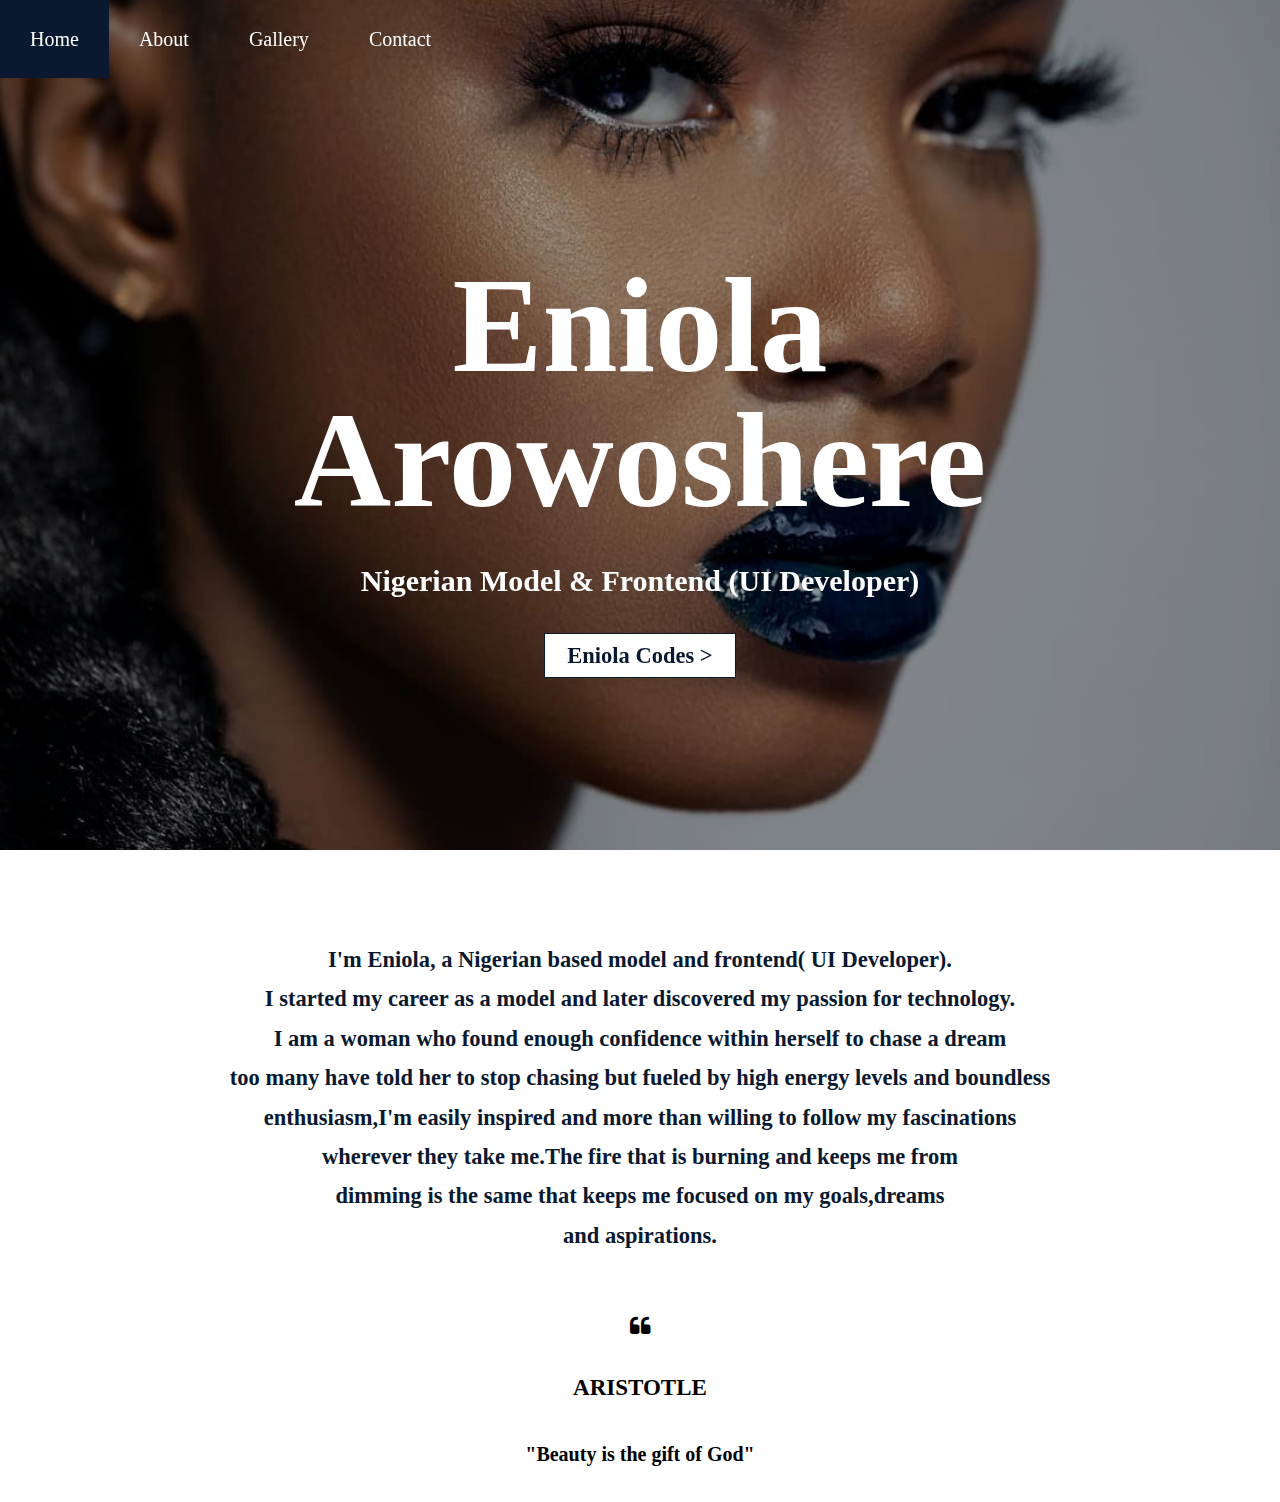
<file: index.html>
<!DOCTYPE html>
<html lang="en">
  <head>
    
    <link rel="stylesheet" href="./css/style.css">
    <meta name="viewport" content="width=device-width,initial-scale=1,maximum-scale=1,user-scalable=no">
<meta http-equiv="X-UA-Compatible" content="IE=edge,chrome=1">
<meta name="HandheldFriendly" content="true">
<link rel="stylesheet" href="https://cdnjs.cloudflare.com/ajax/libs/font-awesome/4.7.0/css/font-awesome.min.css">
<link href="https://stackpath.bootstrapcdn.com/font-awesome/4.7.0/css/font-awesome.min.css" rel="stylesheet">

<link rel="stylesheet" href="https://maxcdn.bootstrapcdn.com/font-awesome/4.7.0/css/font-awesome.min.css"> 
</head>
<section id="hero__content">
<body>
<header>
    
  <div class="topnav" id="myTopnav">
    <a href="index.html">Home</a>
    <a href="about.html">About</a>
    <a href="gallery.html">Gallery</a>
    <a href="contact.html">Contact</a>



    <a href="javascript:void(0);" class="icon" onclick="myFunction()">
      <i class="fa fa-bars"></i>
    </a>
  </div>
  
  <script>
  function myFunction() {
    var x = document.getElementById("myTopnav");
    if (x.className === "topnav") {
      x.className += " responsive";
    } else {
      x.className = "topnav";
    }
  }
  </script>
    
<!-- #F6E3F7 -->
<div class="content">
  <h1><span>Eniola <br>Arowoshere</span></h1>
  <p>Nigerian Model & Frontend (UI Developer)</p>
  <button id="btn"><a href="dev.html" style="color: #0a192f;" style="text-decoration: none;"> Eniola Codes ></a></button>
</div>

</div>
</header>
</section>

<section class="parallax">
  <section id="phase-three">
    <p>I'm Eniola, a Nigerian based model and frontend( UI Developer).<br>I started my career as a model and later discovered my passion for technology.<br>  I am a woman who found enough confidence within herself to chase a dream <br>
      too many have told her to stop chasing but fueled by high energy levels and boundless <br>enthusiasm,I'm easily inspired and more than willing to follow my fascinations <br>wherever they take me.The fire that is burning and keeps me from <br>dimming is the same that keeps me focused on my goals,dreams<br> and aspirations.</p>
    </div>
  </section>
  <section id="foot">
    <i class="fa fa-quote-left" aria-hidden="true"></i>
    <h4>ARISTOTLE</h4>
    <h5>"Beauty is the gift of God"</h5>
  </section>
    
      </body>
      </html>
</file>
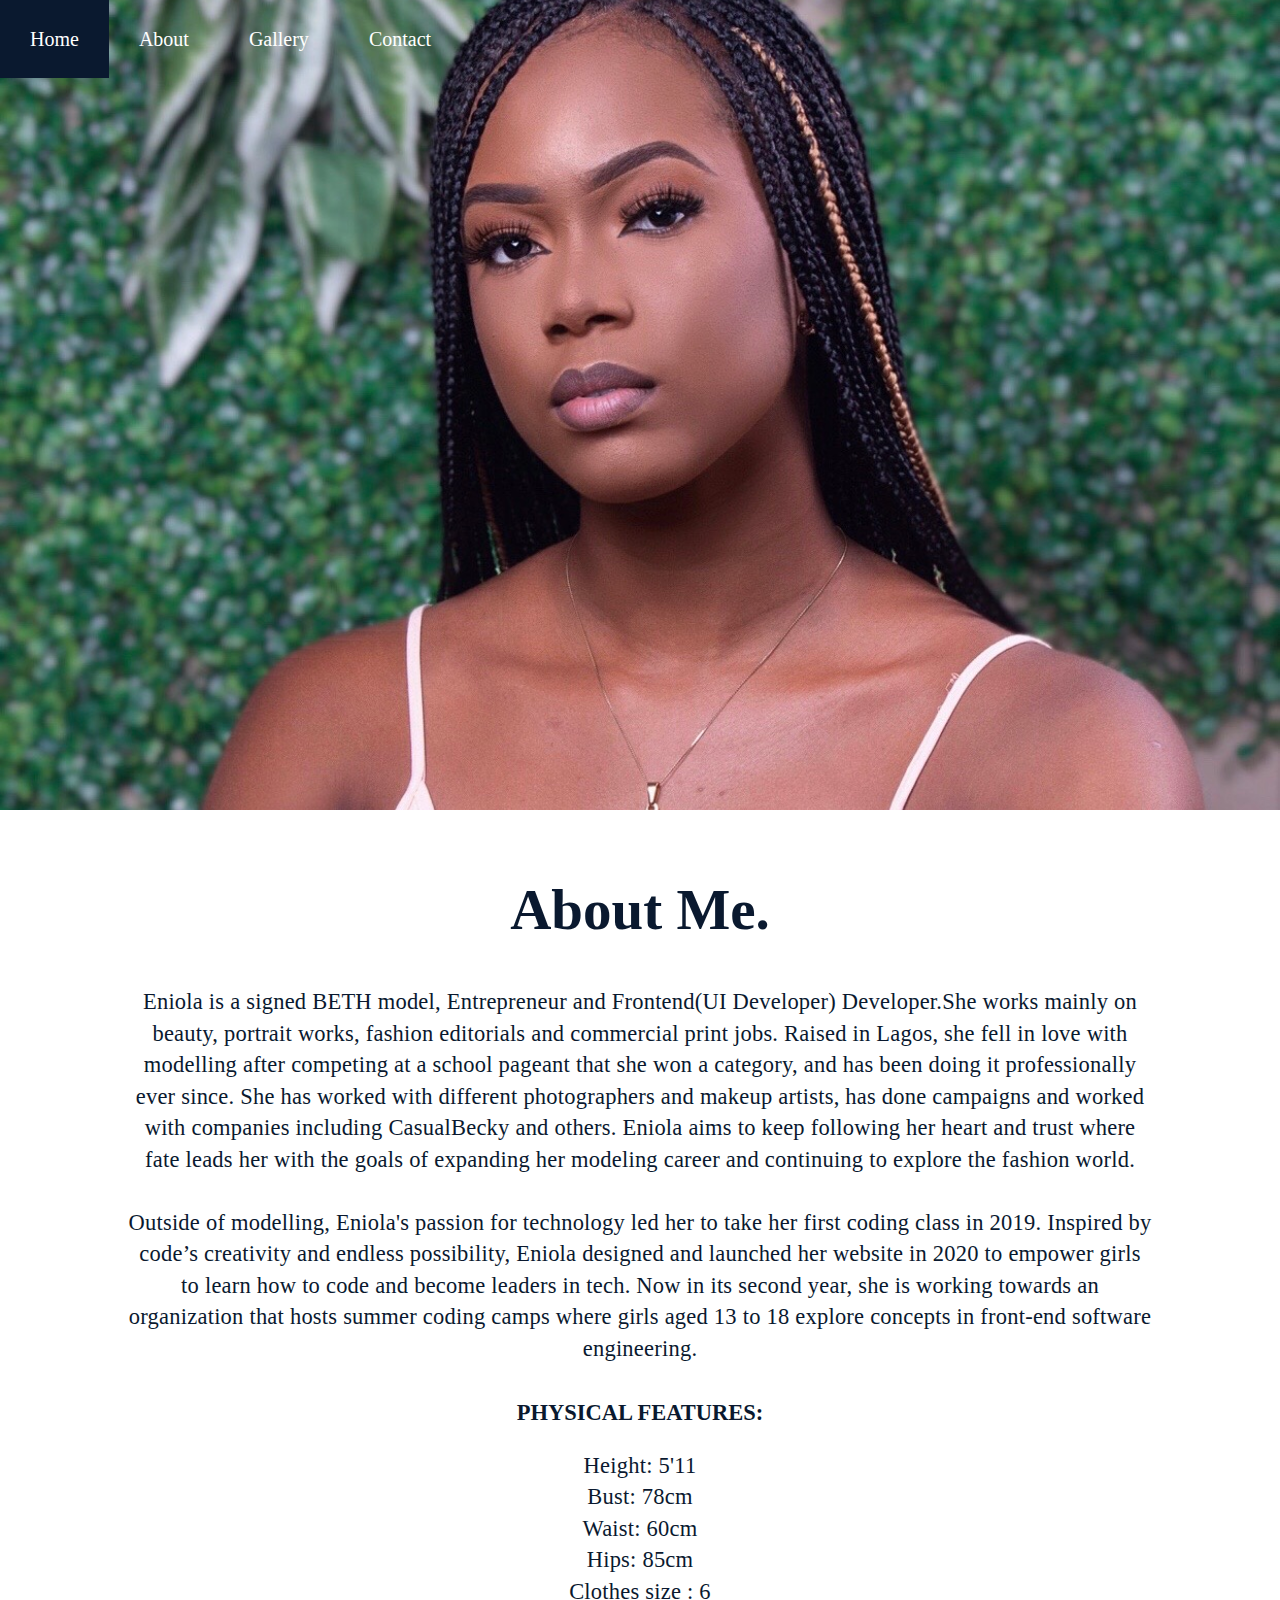
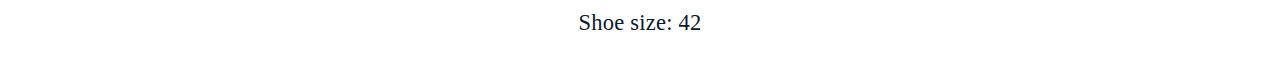
<file: about.html>
<!DOCTYPE html>
<html lang="en">
  <head>
    
    <link rel="stylesheet" href="./css/about.css">
    <meta name="viewport" content="width=device-width,initial-scale=1,maximum-scale=1,user-scalable=no">
<meta http-equiv="X-UA-Compatible" content="IE=edge,chrome=1">
<meta name="HandheldFriendly" content="true">
<link rel="stylesheet" href="https://cdnjs.cloudflare.com/ajax/libs/font-awesome/4.7.0/css/font-awesome.min.css">
<link href="https://stackpath.bootstrapcdn.com/font-awesome/4.7.0/css/font-awesome.min.css" rel="stylesheet">

<link rel="stylesheet" href="https://maxcdn.bootstrapcdn.com/font-awesome/4.7.0/css/font-awesome.min.css"> 
</head>
<body>
      <section id="hero">
<header>
    
  <div class="topnav" id="myTopnav">
    <a href="index.html">Home</a>
    <a href="about.html">About</a>
    <a href="gallery.html">Gallery</a>
    <a href="contact.html">Contact</a>



    <a href="javascript:void(0);" class="icon" onclick="myFunction()">
      <i class="fa fa-bars"></i>
    </a>
  </div>
  
  <script>
  function myFunction() {
    var x = document.getElementById("myTopnav");
    if (x.className === "topnav") {
      x.className += " responsive";
    } else {
      x.className = "topnav";
    }
  }
  </script>
                  </section>
                </header>
                <div class="scroll">
                  <h4>About Me.</h4>
                <p>
                Eniola is a signed BETH model, Entrepreneur and Frontend(UI Developer) Developer.She works mainly on beauty, portrait works, fashion editorials and commercial print jobs. Raised in Lagos, she fell in love with modelling after competing at a school pageant that she won a category, and has been doing it professionally ever since. She has worked with different photographers and makeup artists, has done campaigns and worked with companies including CasualBecky and others. Eniola aims to keep following her heart and trust where fate leads her with the goals of expanding her modeling career and continuing to explore the fashion world. <br> <br>
          Outside of modelling, Eniola's passion for technology led her to take her first coding class in 2019. Inspired by code’s creativity and endless possibility, Eniola designed and launched her website in 2020 to empower girls to learn how to code and become leaders in tech. Now in its second year, she is working towards an organization that hosts summer coding camps where girls aged 13 to 18 explore concepts in front-end software engineering. <br> <br>
           <h5>PHYSICAL FEATURES:  </h5><br>
           <p id="measure">
          Height: 5'11<br>
          Bust: 78cm <br>
          Waist: 60cm<br>
          Hips: 85cm<br>
          Clothes size : 6<br>
          Shoe size: 42 <br>
           </p>
        </p>
      </div>
          </section>
      </body>
      </html>
</file>
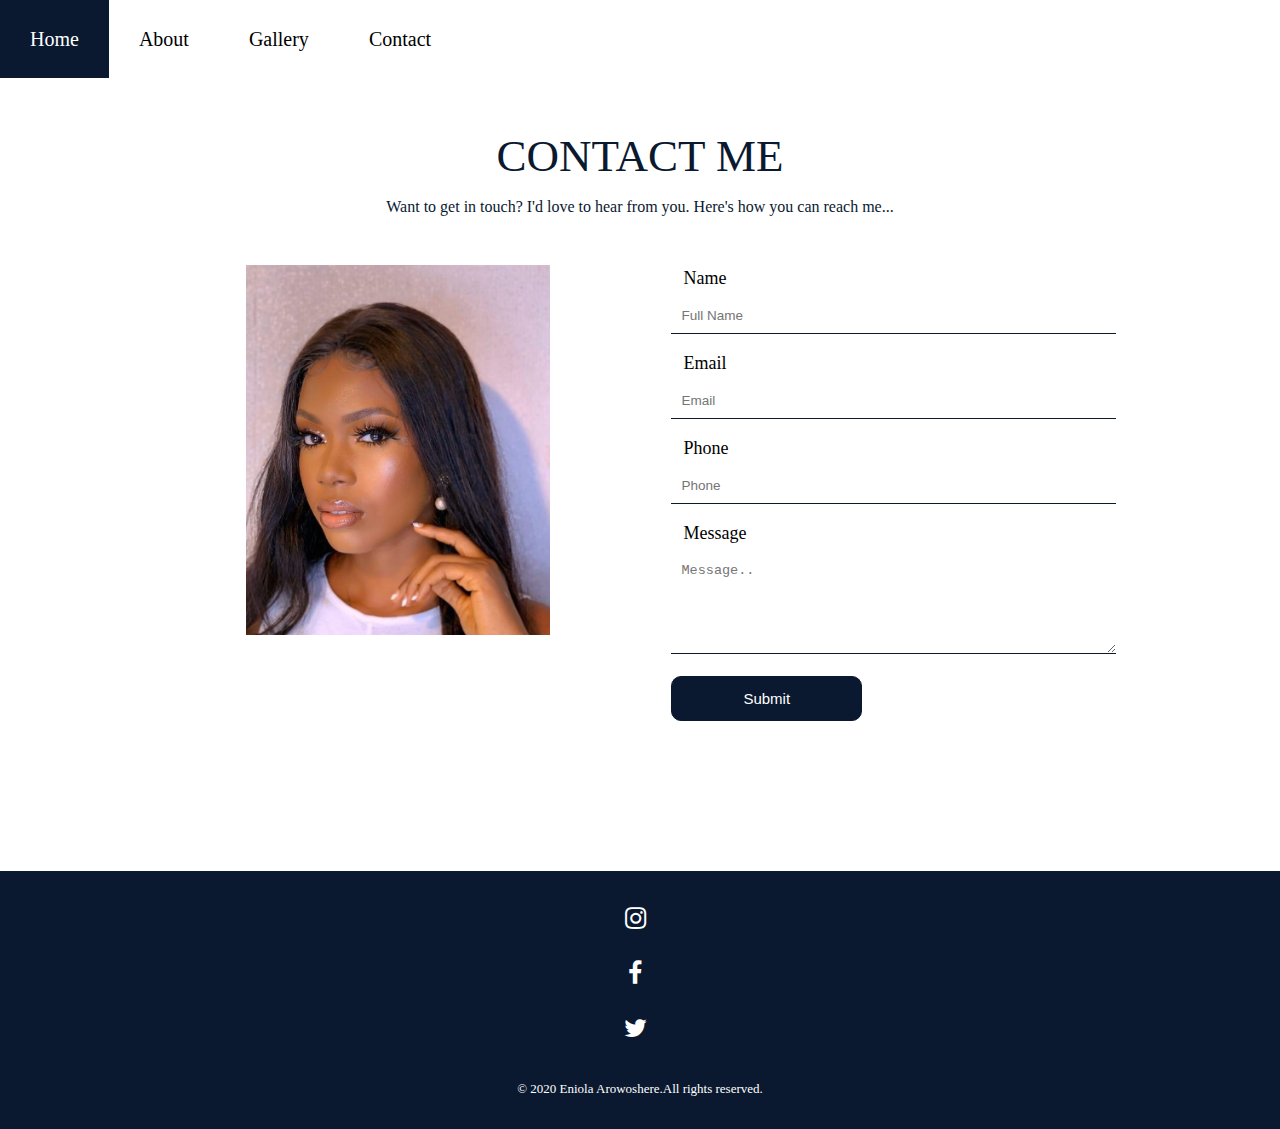
<file: contact.html>
<!DOCTYPE html>
<html lang="en">
  <head>
    
    <link rel="stylesheet" href="./css/contact.css">
    <meta name="viewport" content="width=device-width,initial-scale=1,maximum-scale=1,user-scalable=no">
<meta http-equiv="X-UA-Compatible" content="IE=edge,chrome=1">
<meta name="HandheldFriendly" content="true">
<link rel="stylesheet" href="https://cdnjs.cloudflare.com/ajax/libs/font-awesome/4.7.0/css/font-awesome.min.css">
<link href="https://stackpath.bootstrapcdn.com/font-awesome/4.7.0/css/font-awesome.min.css" rel="stylesheet">

<link rel="stylesheet" href="https://maxcdn.bootstrapcdn.com/font-awesome/4.7.0/css/font-awesome.min.css"> 
</head>
<body>
<header>
    
  <div class="topnav" id="myTopnav">
    <a href="index.html">Home</a>
    <a href="about.html">About</a>
    <a href="gallery.html">Gallery</a>
    <a href="contact.html">Contact</a>



    <a href="javascript:void(0);" class="icon" onclick="myFunction()">
      <i class="fa fa-bars"></i>
    </a>
  </div>
  
  <script>
  function myFunction() {
    var x = document.getElementById("myTopnav");
    if (x.className === "topnav") {
      x.className += " responsive";
    } else {
      x.className = "topnav";
    }
  }
  </script>
  </header>
 
      <!-- #F6E3F7 -->
      <section id="#hero">
      <h3>CONTACT ME</h3>
      <p>Want to get in touch? I'd love to hear from you. Here's how you can reach me...</p>
      <section id="contact">
        <div class="container1">
          <img src="./images/bolu33.png">
        </div>
      <div class="container2">
        <form action="https://formspree.io/xzbjleok" method="POST" name="contact form">
          <label for="name">Name</label> <br>
          <input type="text" id="name" name="name" placeholder="Full Name">
          <br>
          <label for="email">Email</label> <br>
          <input type="email" name="_replyto" placeholder="Email"> 
  <br>
  <label for="phone-number">Phone</label> <br>
  <input type="tel" name="phone" placeholder="Phone"> 
  <br>
  <label for="subject">Message</label> <br>
    <textarea id="subject" name="subject" placeholder="Message.." style="height:80px"></textarea>
 <br>
<input type="submit" value="Submit" id="submit">
 </form>
</div>
</section>
      <footer>
        <div class="wrapper">  
          <a target="_blank" href=" http://www.instagram.com/e_niola"><i class="fa fa-3x fa-instagram"></i></a>  <br>  
         <a target="_blank" href=" http://www.facebook.com"><i class="fa fa-3x fa-facebook-f"></i></a> <br>   <a target="_blank" href=" http://www.twitter.com/e__niola"><i class="fa fa-3x fa-twitter"></i></a> 
        <div class="copy">
         &copy;  2020 Eniola Arowoshere.All rights reserved.
        </div>
</div>
      </footer>
      </section>


      </body>
      </html>
</file>
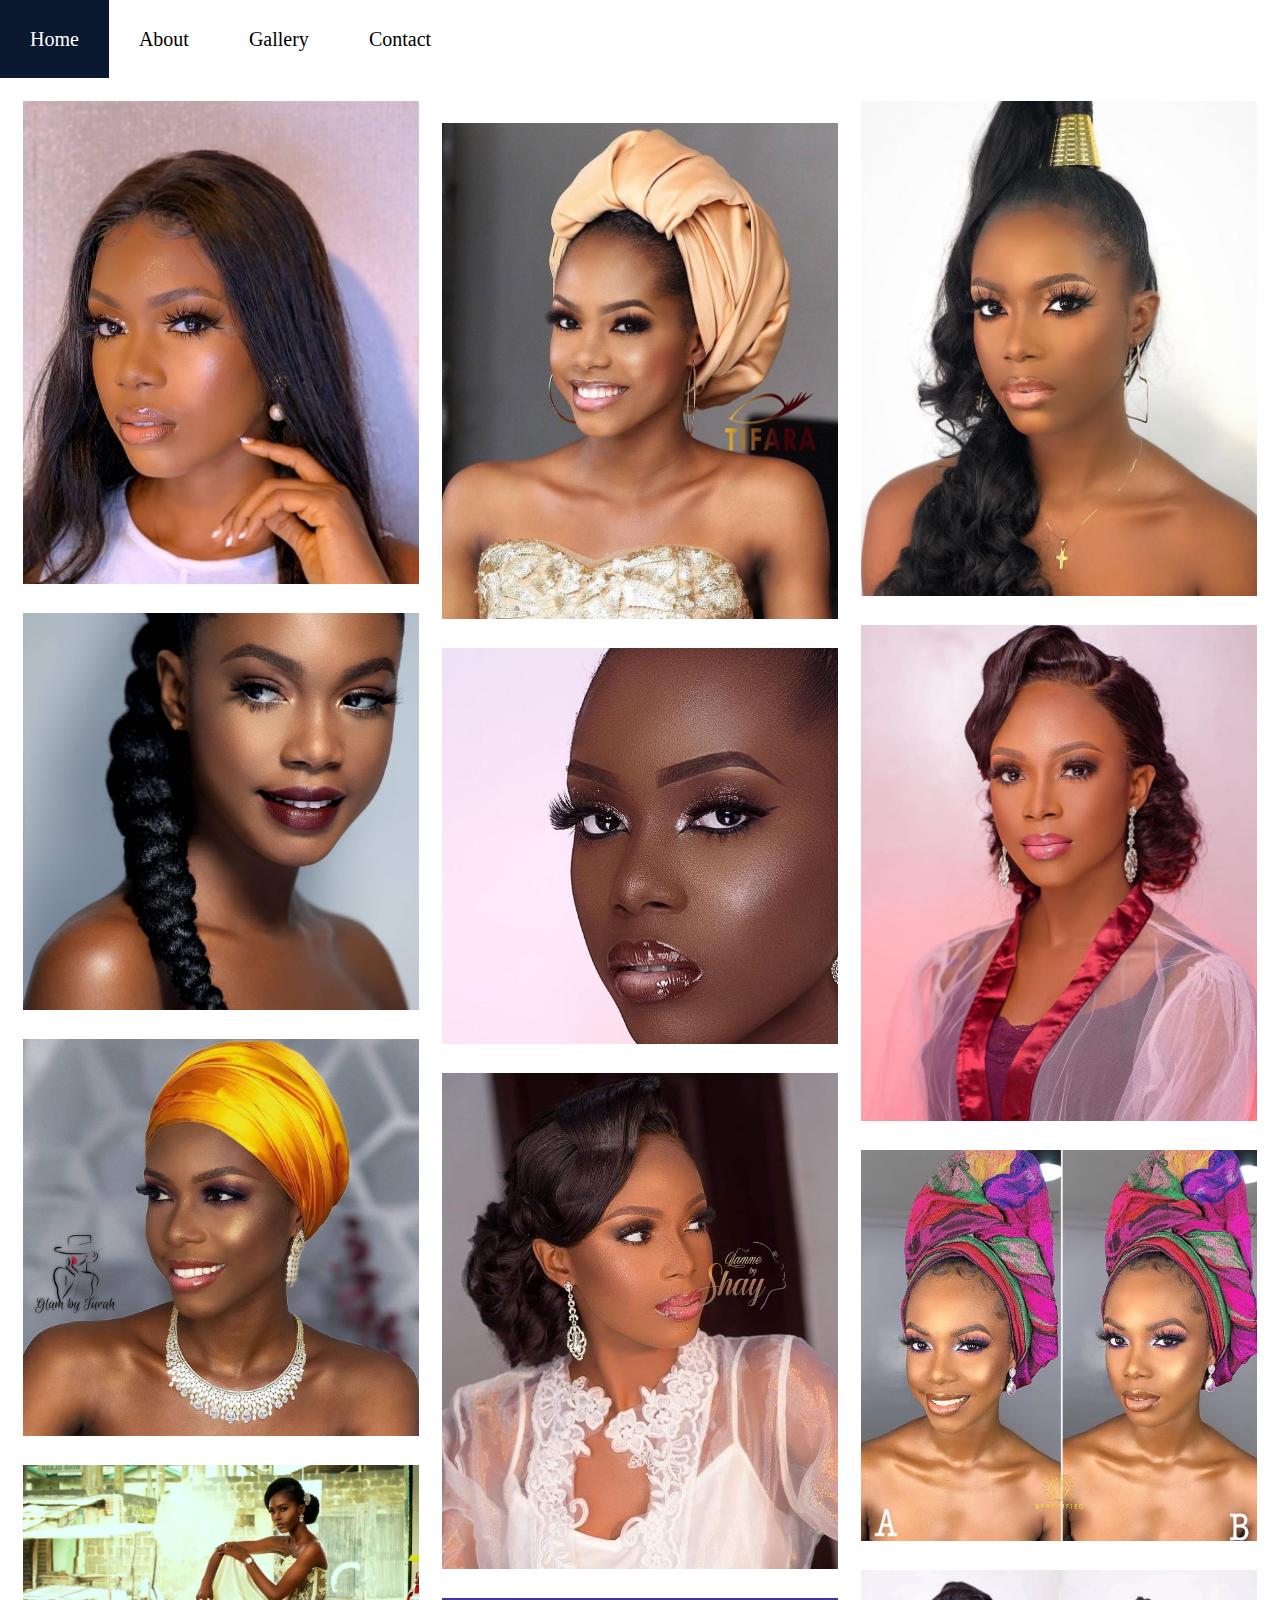
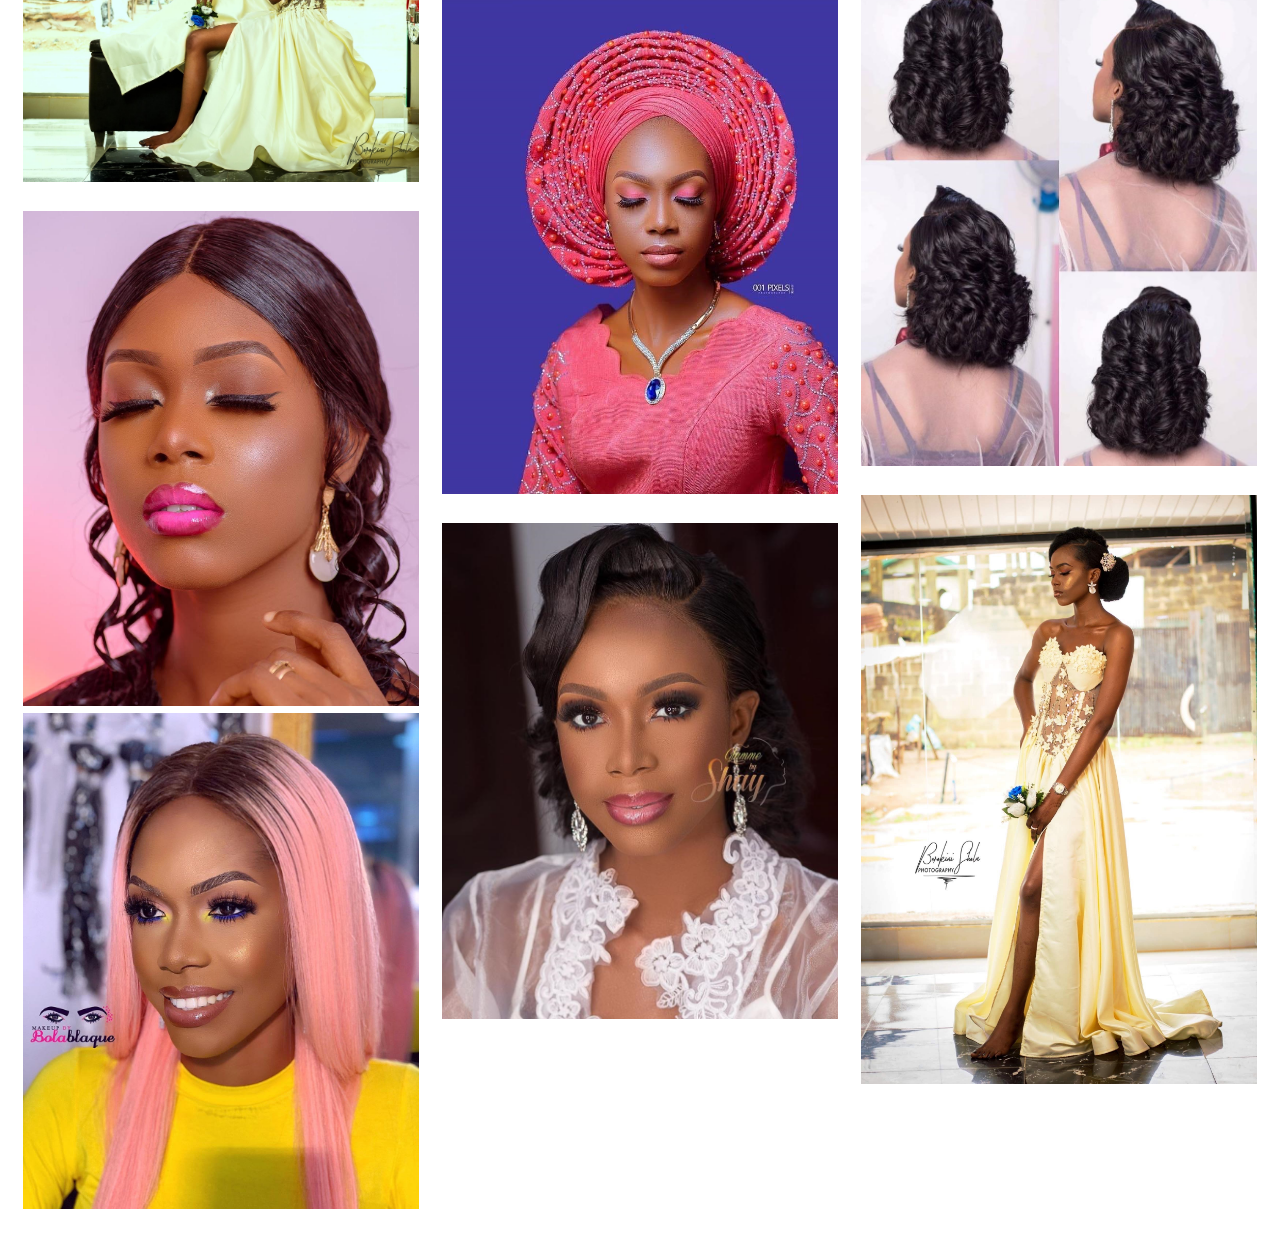
<file: gallery.html>
<!DOCTYPE html>
<html lang="en">
  <head>
    
    <link rel="stylesheet" href="./css/gallery.css">
    <meta name="viewport" content="width=device-width,initial-scale=1,maximum-scale=1,user-scalable=no">
<meta http-equiv="X-UA-Compatible" content="IE=edge,chrome=1">
<meta name="HandheldFriendly" content="true">
<link rel="stylesheet" href="https://cdnjs.cloudflare.com/ajax/libs/font-awesome/4.7.0/css/font-awesome.min.css">
<link href="https://stackpath.bootstrapcdn.com/font-awesome/4.7.0/css/font-awesome.min.css" rel="stylesheet">

<link rel="stylesheet" href="https://maxcdn.bootstrapcdn.com/font-awesome/4.7.0/css/font-awesome.min.css"> 
</head>
<body>
<header>
    
  <div class="topnav" id="myTopnav">
    <a href="index.html">Home</a>
    <a href="about.html">About</a>
    <a href="gallery.html">Gallery</a>
    <a href="contact.html">Contact</a>



    <a href="javascript:void(0);" class="icon" onclick="myFunction()">
      <i class="fa fa-bars"></i>
    </a>
  </div>
  
  <script>
  function myFunction() {
    var x = document.getElementById("myTopnav");
    if (x.className === "topnav") {
      x.className += " responsive";
    } else {
      x.className = "topnav";
    }
  }
  </script>
  </header>
<section id="picmenu">
  <div class="container">
    <div class="card"><img src="./images/bolu33.png"></div>
    <div class="card"><img src="./images/neww.jpg"></div>
          
          <div class="card"><img src="./images/up1.JPG"></div>
          <div class="card"><img src="./images/up8.JPG"></div>
          
          
          <div class="card"><img src="./images/pink.jpg"></>
            <div class="card"><img src="./images/new.jpg"></div>
            <div class="card"><img src="./images/BOLU.png"></div>
            <div class="card"><img src="./images/bolu4.png"></div>
            <div class="card"><img src="./images/o.png"></div>
            <div class="card"><img src="./images/m.png"></div>
            <div class="card"><img src="./images/bolu9.png"></div>
          </div>
          <div class="card"><img src="./images/bolu10.png"></div>
          <div class="card"><img src="./images/up3.JPG"></div>
      <div class="card"><img src="./images/up2.PNG"></div>
            <div class="card"><img src="./images/j.png"></div>
      <div class="card"><img src="./images/up4.JPG"></div>
      
      </section>

  </body>
</html>
</file>
<file: css/style.css>
@import url('https://fonts.googleapis.com/css2?family=Poppins:wght@300;400;500;600;700;800&display=swap');

:root {
  --header-height: 70px;
  --content-padding: 12em;
}

@media screen and (max-width: 1200px) {
  :root {
    --content-padding: 5em;
  }
}

@media screen and (max-width: 1000px) {
  :root {
    --content-padding: 3em;
  }
}

@media screen and (max-width: 400px) {
  :root {
    --content-padding: 1.8em;
  }
}


html {
  padding: 0;
  scroll-behavior: smooth;
}
a {
  text-decoration: none;
}
body{
  overflow-x: hidden;
  font-family: europa;
  font-size: 15px;
  line-height: 1.5;
  padding: 0;
  margin:0;
  background-color: #ffffff;
}

  .topnav {
  overflow: hidden;
  background-color: transparent;
}

.topnav a {
  float: left;
  display: block;
  color: #ffffff;
  text-align: center;
  padding: 24px 30px;
  text-decoration: none;
  font-size: 20px;
}

.topnav a:hover {
  background-color: #0a192f;
  color: white;
}



.topnav .icon {
  display: none;
}

@media screen and (max-width: 600px) {
  .topnav a:not(:first-child) {display: none;}
  .topnav a.icon {
    float: right;
    display: block;
  }
}

@media screen and (max-width: 600px) {
  .topnav.responsive {position: relative;}
  .topnav.responsive .icon {
    position: absolute;
    right: 0;
    top: 0;
  }
  .topnav.responsive a {
    float: none;
    display: block;
    background-color: #0a192f;
  }
}
 

/* header + * {
  margin-top: var(--header-height);
} */

  #hero__content {
    position: relative;
    height: 850px;
    background-image: url(../images/new2.jpg);
    background-repeat: no-repeat;
    background-size: cover;
    filter: blur(0px);
    text-align: center;
    margin-top: 0em;
    background-position: center;

  }

  #hero__content .content {
    padding-top: 27em;
    margin-top: -15em;
    height: 592px;
    background: rgb(0, 0, 0); /* Fallback color */
    background: rgba(0, 0, 0, 0.4); /* Black background with 0.5 opacity */
    color: #f1f1f1;
  
  }

#hero__content h1 {
  text-align: center;
  font-size: 9em;
  font-weight: 600;
  line-height: 1em; 
  margin: 0;

  color:#ffffff;
}

#hero__content p {
  font-size: 30px;
  color:#ffffff;
  font-weight:550;
  text-align: center;
}

 
.content #btn {
  cursor: pointer;
  font-family: europa;
  height: 45px;
  padding: 0 1em;
  font-weight: normal;
  font-size: 1.5em;
  text-align: center;
  transform: translateX(0%);
  color:#0a192f;
  background: #ffffff;
  font-weight: bold;
  border: 1px solid   #0a192f;
}
#hero__content button a {
  display: block;
}
@media screen and (max-width: 710px) {
  .content #btn {
    cursor: pointer;
    font-family: europa;
    height: 45px;
    padding: 0 1em;
    font-weight: normal;
    font-size: 1.2em;
    text-align: center;
    transform: translateX(0%);
    color:#0a192f;
    background: #ffffff;
    font-weight: bold;
    border: 1px solid   #0a192f;
  }
}
@media screen and (max-width: 710px) {
  #hero__content .content {
    background-position: top;
    padding-top: 29em;
    height: 560px;
  }
  #hero__content .content {
    transform: none;
  }

  
  #hero__content .content h1 {
    font-size: 7em;
    
  }
  
  #hero__content .content p {
    font-size: 1.2em;
  }
}

@media screen and (max-width: 535px) {
  #hero__content .content {
    background-position: top;
    padding-top: 29em;
      height: 560px;
  }
  #hero__content .content {
    transform: none;
  
  }

  
  #hero__content .content h1 {
    font-size: 4.2em;
    
  }
  
  #hero__content .content p {
    font-size: 1em;
  }
}

.menu {
  position: fixed;
  width: 300px;
  top: 71%;
  left: 2%;
}
.menu a i {
  font-size: 27px;
  color:#ffffff;
  padding-bottom: 1.4em;
}
@media screen and (max-width: 750px) {
  .menu {
    left:2%;
    top: 71%;
  }
}
@media screen and (max-width: 750px) {
  .menu a i {
  padding-bottom: 1.2em;
  }
}

#phase-three h6 {
  text-align: center;
  color:#0a192f;
  margin-bottom: 5em;
}


#phase-three p {
  font-family: europa;
  line-height: 1.75;
  font-size: 1.5em;
  text-align: center;
  font-weight: bold;
  color:#0a192f;
  padding-left: 25px;
  padding-right: 25px;
  padding-bottom: 10px;
  margin: 0;
}
#phase-three .container {
  width: 100vw;
}
#phase-three{
  margin-top:6em;
}



#foot{
  background-color:white;
  padding-top: 50px;
  text-align: center;
}
#foot h4 {
  font-family: europa;
  text-align: center;
  font-size: 23px;
}
#foot h5 {
  font-family: europa;
  /*font-family: Georgia, 'Times New Roman', Times, serif; */
  font-size: 20px;
}
#foot i{
  text-align: center;
  font-size: 22px;
}
</file>
<file: css/about.css>
@import url('https://fonts.googleapis.com/css2?family=Poppins:wght@300;400;500;600;700;800&display=swap');

:root {
  --header-height: 70px;
  --content-padding: 12em;
}

@media screen and (max-width: 1200px) {
  :root {
    --content-padding: 5em;
  }
}

@media screen and (max-width: 1000px) {
  :root {
    --content-padding: 3em;
  }
}

@media screen and (max-width: 400px) {
  :root {
    --content-padding: 1.8em;
  }
}


html {
  padding: 0;
  scroll-behavior: smooth;
}
a {
  text-decoration: none;
}
body{
  overflow-x: hidden;
  font-family: europa;
  font-size: 15px;
  line-height: 1.5;
  padding: 0;
  margin:0;
  background-color: #ffffff;
}

.topnav {
  overflow: hidden;
  background-color: transparent;
}

.topnav a {
  float: left;
  display: block;
  color: #ffffff;
  text-align: center;
  padding: 24px 30px;
  text-decoration: none;
  font-size: 20px;
}

.topnav a:hover {
  background-color: #0a192f;
  color: white;
}



.topnav .icon {
  display: none;
}

@media screen and (max-width: 600px) {
  .topnav a:not(:nth-child(2)) {display: none;}
  .topnav a.icon {
    float: right;
    display: block;
  }
}

@media screen and (max-width: 600px) {
  .topnav.responsive {position: relative;}
  .topnav.responsive .icon {
    position: absolute;
    right: 0;
    top: 0;
  }
  .topnav.responsive a {
    float: none;
    display: block;
    background-color: #0a192f;
  }
}


/* header + * {
  margin-top: var(--header-height);
} */


#hero{
  height: 90vh;
  padding: 0;
  margin: 0;
  background-image: url(../images/shoot.JPG);
  background-repeat: no-repeat;
  background-position: center;
  background-size: cover;
}
.scroll h4 {
  font-size: 3.8em;
  text-align: center;
  color: #0a192f;
padding-top: 1em;
font-weight: bold;
}
 .scroll p
{
  font-family: europa;
font-size: 1.5em;
line-height: 1.4em;
letter-spacing: 0.01em;
text-align: justify;
font-weight: normal;
margin-left: 10%;
padding-top: 1.5em;
color: #0a192f;
margin-right: 10%;
text-align: center;
}
.scroll h5 {
  font-size: 1.5em;
  margin-bottom: -0.6em;
  color: #0a192f;
  text-align: center;
}
#measure{
  text-align: center;
  margin-top: -1em;
  color: #0a192f;
}
*{
  box-sizing: border-box;
  margin: 0;
}
</file>
<file: css/contact.css>
@import url('https://fonts.googleapis.com/css2?family=Poppins:wght@300;400;500;600;700;800&display=swap');

:root {
  --header-height: 85px;
  --content-padding: 12em;
}

@media screen and (max-width: 1200px) {
  :root {
    --content-padding: 5em;
  }
}

@media screen and (max-width: 1000px) {
  :root {
    --content-padding: 3em;
  }
}

@media screen and (max-width: 400px) {
  :root {
    --content-padding: 1.8em;
  }
}


html {
  padding: 0;
  scroll-behavior: smooth;
}

a {
  text-decoration: none;
  color: #ffffff;
}
/* header + * {
  margin-top: var(--header-height);
} */
body{
  font-family: europa;
  font-size: 15px;
  overflow-x: hidden;
  line-height: 1.5;
  padding: 0;
  margin:0;
}
.topnav {
  overflow: hidden;
  background-color: transparent;
}

.topnav a {
  float: left;
  display: block;
  color: #000000;
  text-align: center;
  padding: 24px 30px;
  text-decoration: none;
  font-size: 20px;
}

.topnav a:hover {
  background-color: #0a192f;
  color: white;
}



.topnav .icon {
  display: none;
}

@media screen and (max-width: 600px) {
  .topnav a:not(:nth-child(4)) {display: none;}
  .topnav a.icon {
    float: right;
    display: block;
  }
}

@media screen and (max-width: 600px) {
  .topnav.responsive {position: relative;}
  .topnav.responsive .icon {
    position: absolute;
    right: 0;
    top: 0;
  }
  .topnav.responsive a {
    float: none;
    display: block;
    color: #ffffff;
    background-color: #0a192f;
  }
}

label{
  font-size: 1.2em;
  font-weight: normal;
  margin-left: 12px;
}
#submit {
  height: 3em;
  width: 35%;
  color: #ffffff;
  border-radius: 10px;
  text-align: center;
  font-size: 15px;
}
 #contact .container1 img  {
   width: 50%;
   margin-left: 30%;
}
#contact {
display: -ms-flexbox;
display: flex;
margin: 0;
transform: translateX(5%);
padding-top: 2em;
border: 0;
justify-content: space-between;
}
@media screen and (max-width: 1200px) {
  #contact {
    transform: translateX(-4%);
    display: grid;
  }
}
@media screen and (max-width: 1200px) {
  #contact .container2 #submit {
   width: 43%;
  }
}
@media screen and (max-width: 1200px) {
  #contact .container2 {
    margin-left: 30%;
    margin-right: 50%;
    margin-top: 4em;
  }
}
 h3 {
  font-size: 3em;
  font-weight: lighter;
  color: #0a192f;
  text-align: center;
  padding-top: 1em;
  padding-bottom: 20px;
  margin: 0;
}
 p{
  margin-top: -1em;
  font-size: 16px;
  padding: 0;
   color: #0a192f;
  text-align: center;
}

 .container2 {
  width: 50%;
  background-color:white;
  margin-right: 10%;
}

input[type=text], input[type=email],input[type=tel], textarea{
  width: 78%;
  padding: 10px;
  border-bottom: 1px solid #0a192f;
  font-size: 0.9em;
  border-top: hidden;
  border-left: hidden;
  border-right: hidden;
  margin-top: 6px;
  margin-bottom: 16px;
  resize: vertical;
}
*:focus{
  outline: 0;

}
  
input[type=submit] {
  background: #0a192f;
  margin: 0 auto;
  outline: 0 ;
  color: #ffffff;
  border: 1px solid #0a192f;
  border-radius: 4px;
  transition: all ease-in-out 0.1s;
  position: relative;
}
input[type=submit]  :focus {
background: #0a192f;
color: whitesmoke;
}
footer {
  margin-top: 10em;
  position: absolute;
  width: 100vw;
  
}

    .wrapper {
    text-align: center;
    background-color: #0a192f;
    padding-top: 20px;
  
  }
  footer .wrapper h4 {
    color: white;
    font-family: 'Poppins', sans-serif;
    font-size: 52px;
    margin-bottom: -0.3em;
   margin-top: 0em;
  }
  footer .copy{
    color: #ffffff;
    text-align: center;
    font-size: 13px;
    padding-top: 10px;
    padding-bottom: 30px;
    margin-top: 13px;
    font-family: europa;
  }
   .wrapper i {
      padding: 15px; 
      font-size: 25px;
      transition: all ease-in-out 150ms;
      margin-right: 10px;
      right: 10px;
      }
      .wrapper a:hover:after { 
        width: 0; 
        left: 0; 
      }
   .wrapper a:nth-child(3) {
   color: #ffffff;
  }
   .wrapper a:nth-child(2) { 
 color: #ffffff;
  }
   .wrapper a:nth-child(1) { 
      color: #ffffff;
  }
   .wrapper i:hover {
    margin-top: -3px; 
   text-shadow: 0px 14px 10px rgba(0, 0, 0, 0.4);
    }
</file>
<file: css/gallery.css>
@import url('https://fonts.googleapis.com/css2?family=Poppins:wght@300;400;500;600;700;800&display=swap');

:root {
  --header-height: 85px;
  --content-padding: 12em;
}

@media screen and (max-width: 1200px) {
  :root {
    --content-padding: 5em;
  }
}

@media screen and (max-width: 1000px) {
  :root {
    --content-padding: 3em;
  }
}

@media screen and (max-width: 400px) {
  :root {
    --content-padding: 1.8em;
  }
}

img {
  max-width: 100%;
}

html {
  padding: 0;
  scroll-behavior: smooth;
}


*{
  box-sizing: border-box;
}
body{
  font-family: europa;
  font-size: 15px;
  overflow-x: hidden;
  line-height: 1.5;
  padding: 0;
  width: 100vw;
  margin:0;
}

.topnav {
  overflow: hidden;
  background-color: transparent;
}

.topnav a {
  float: left;
  display: block;
  color: #000000;
  text-align: center;
  padding: 24px 30px;
  text-decoration: none;
  font-size: 20px;
}

.topnav a:hover {
  background-color: #0a192f;
  color: white;
}



.topnav .icon {
  display: none;
}

@media screen and (max-width: 600px) {
  .topnav a:not(:nth-child(3)) {display: none;}
  .topnav a.icon {
    float: right;
    display: block;
  }
}

@media screen and (max-width: 600px) {
  .topnav.responsive {position: relative;}
  .topnav.responsive .icon {
    position: absolute;
    right: 0;
    top: 0;
  }
  .topnav.responsive a {
    float: none;
    color: #ffffff;
    padding:25px 25px ;
    display: block;
    background-color: #0a192f;
  }
}

#picmenu {
  padding: 1.5em;
}

#picmenu .container {
  column-width: 300px;
  gap: 1.5em;
  break-inside: avoid;
  display: block;
}

#picmenu .container div::after {
  content: ' ';
  display: block;
  height: 1.5em;
} 

 /*#picmenu .container div img {
  -webkit-filter: grayscale(100%);
  filter: grayscale(100%); 
  cursor: pointer;
}


#picmenu .container div  img:hover {
  transition: filter .3s ease-in-out;
  -webkit-filter: grayscale(0%); 
  filter: grayscale(0%); 
} */
</file>
